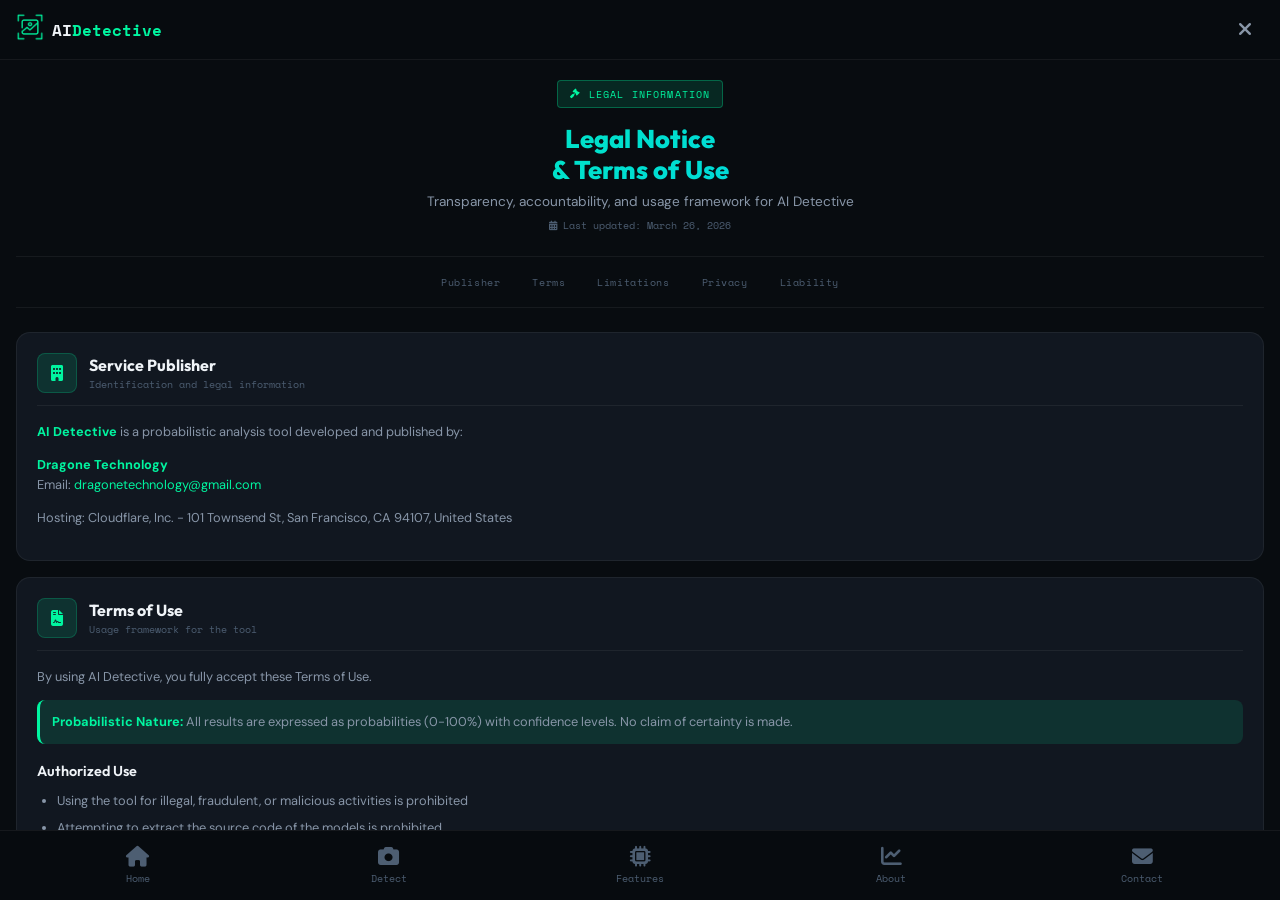
<file: legal.html>
<!DOCTYPE html>
<html lang="en">
<head>
    <meta charset="UTF-8">
    <meta name="viewport" content="width=device-width, initial-scale=1.0, user-scalable=yes, viewport-fit=cover">
    <title>AI Detective — Legal Notice</title>
    
    <link rel="manifest" href="manifest.json">
    <meta name="theme-color" content="#080C10">
    <meta name="apple-mobile-web-app-capable" content="yes">
    <meta name="apple-mobile-web-app-status-bar-style" content="black-translucent">
    <meta name="apple-mobile-web-app-title" content="AI Detective">
    
    <link rel="icon" type="image/png" sizes="32x32" href="logo.png">
    <link rel="icon" type="image/png" sizes="16x16" href="logo.png">
    <link rel="apple-touch-icon" sizes="180x180" href="logo.png">
    
    <link href="https://fonts.googleapis.com/css2?family=Space+Mono:ital,wght@0,400;0,700;1,400&family=Outfit:wght@300;400;500;600;700;800;900&family=DM+Sans:ital,opsz,wght@0,9..40,300;0,9..40,400;0,9..40,500;0,9..40,600;0,9..40,700;1,9..40,400&display=swap" rel="stylesheet">
    <link rel="stylesheet" href="https://cdnjs.cloudflare.com/ajax/libs/font-awesome/6.4.2/css/all.min.css">
    
    <style>
        * {
            margin: 0;
            padding: 0;
            box-sizing: border-box;
            -webkit-tap-highlight-color: transparent;
        }

        :root {
            --ink: #080C10;
            --ink-2: #0D1117;
            --ink-3: #141B24;
            --panel: #111720;
            --panel-2: #18202C;
            --line: rgba(255,255,255,0.06);
            --line-2: rgba(255,255,255,0.10);
            --neon: #00F5A0;
            --neon-dim: rgba(0,245,160,0.12);
            --amber: #FFB547;
            --amber-dim: rgba(255,181,71,0.12);
            --red: #FF4D6D;
            --red-dim: rgba(255,77,109,0.12);
            --txt-1: #F0F4F8;
            --txt-2: #8896A8;
            --txt-3: #4D5E72;
            --r-sm: 4px;
            --r-md: 8px;
            --r-lg: 14px;
            --font-display: 'Outfit', sans-serif;
            --font-mono: 'Space Mono', monospace;
            --font-body: 'DM Sans', sans-serif;
        }

        body {
            font-family: var(--font-body);
            background: var(--ink);
            color: var(--txt-1);
            overflow: hidden;
            height: 100vh;
            position: fixed;
            width: 100%;
        }

        /* Header fixe */
        .app-header {
            position: fixed;
            top: 0;
            left: 0;
            right: 0;
            height: 60px;
            background: rgba(8,12,16,0.96);
            backdrop-filter: blur(20px);
            border-bottom: 1px solid var(--line);
            display: flex;
            align-items: center;
            justify-content: space-between;
            padding: 0 16px;
            z-index: 100;
            padding-top: env(safe-area-inset-top);
        }

        .logo {
            display: flex;
            align-items: center;
            gap: 8px;
        }

        .logo-icon img {
            border-radius: 4px;
        }

        .logo-text {
            font-family: var(--font-mono);
            font-size: 1rem;
            font-weight: 700;
            color: var(--txt-1);
        }

        .logo-highlight {
            color: var(--neon);
        }

        .header-menu-btn {
            background: none;
            border: none;
            color: var(--txt-2);
            font-size: 1.2rem;
            padding: 8px 12px;
            cursor: pointer;
            border-radius: 30px;
        }

        .header-menu-btn:active {
            background: var(--neon-dim);
        }

        /* Contenu scrollable */
        .app-content {
            position: absolute;
            top: 60px;
            bottom: 70px;
            left: 0;
            right: 0;
            overflow-y: auto;
            overflow-x: hidden;
            -webkit-overflow-scrolling: touch;
        }

        /* Legal container */
        .legal-container {
            padding: 20px 16px 30px;
        }

        .legal-header {
            text-align: center;
            margin-bottom: 24px;
        }

        .legal-badge {
            display: inline-flex;
            align-items: center;
            gap: 8px;
            font-family: var(--font-mono);
            font-size: 0.6rem;
            letter-spacing: 0.12em;
            text-transform: uppercase;
            color: var(--neon);
            border: 1px solid rgba(0,245,160,0.3);
            background: var(--neon-dim);
            padding: 6px 12px;
            border-radius: var(--r-sm);
            margin-bottom: 16px;
        }

        .legal-title {
            font-family: var(--font-display);
            font-size: 1.6rem;
            font-weight: 800;
            line-height: 1.2;
            margin-bottom: 8px;
            background: linear-gradient(135deg, var(--neon) 0%, #00C9FF 100%);
            -webkit-background-clip: text;
            background-clip: text;
            color: transparent;
        }

        .legal-subtitle {
            font-size: 0.85rem;
            color: var(--txt-2);
        }

        .legal-updated {
            font-family: var(--font-mono);
            font-size: 0.6rem;
            color: var(--txt-3);
            margin-top: 8px;
        }

        .legal-nav {
            display: flex;
            flex-wrap: wrap;
            gap: 8px;
            justify-content: center;
            margin-bottom: 24px;
            padding: 12px 0;
            border-bottom: 1px solid var(--line);
            border-top: 1px solid var(--line);
        }

        .legal-nav-link {
            font-family: var(--font-mono);
            font-size: 0.6rem;
            letter-spacing: 0.06em;
            text-decoration: none;
            color: var(--txt-3);
            padding: 6px 12px;
            border-radius: var(--r-sm);
            transition: all 0.2s;
        }

        .legal-nav-link:active {
            color: var(--neon);
            background: var(--neon-dim);
        }

        .legal-section {
            background: var(--panel);
            border: 1px solid var(--line);
            border-radius: var(--r-lg);
            padding: 20px;
            margin-bottom: 16px;
        }

        .legal-section-header {
            display: flex;
            align-items: center;
            gap: 12px;
            margin-bottom: 16px;
            padding-bottom: 12px;
            border-bottom: 1px solid var(--line);
        }

        .legal-section-icon {
            width: 40px;
            height: 40px;
            background: var(--neon-dim);
            border: 1px solid rgba(0,245,160,0.2);
            border-radius: var(--r-md);
            display: flex;
            align-items: center;
            justify-content: center;
            flex-shrink: 0;
        }

        .legal-section-icon i {
            font-size: 1rem;
            color: var(--neon);
        }

        .legal-section-title {
            font-family: var(--font-display);
            font-size: 1rem;
            font-weight: 700;
            margin: 0;
        }

        .legal-section-subtitle {
            font-family: var(--font-mono);
            font-size: 0.6rem;
            color: var(--txt-3);
            margin-top: 2px;
        }

        .legal-content {
            color: var(--txt-2);
            font-size: 0.8rem;
            line-height: 1.6;
        }

        .legal-content h3 {
            font-family: var(--font-display);
            font-size: 0.9rem;
            font-weight: 600;
            color: var(--txt-1);
            margin: 16px 0 8px;
        }

        .legal-content p {
            margin-bottom: 12px;
        }

        .legal-content strong {
            color: var(--neon);
        }

        .legal-content ul, .legal-content ol {
            margin: 8px 0;
            padding-left: 20px;
        }

        .legal-content li {
            margin-bottom: 6px;
        }

        .legal-content .info-box,
        .legal-content .warning-box,
        .legal-content .highlight-box {
            padding: 12px;
            border-radius: var(--r-md);
            margin: 12px 0;
        }

        .legal-content .info-box {
            background: var(--neon-dim);
            border-left: 3px solid var(--neon);
        }

        .legal-content .warning-box {
            background: var(--red-dim);
            border-left: 3px solid var(--red);
        }

        .legal-content .highlight-box {
            background: var(--amber-dim);
            border-left: 3px solid var(--amber);
        }

        .back-link {
            display: inline-flex;
            align-items: center;
            gap: 8px;
            font-family: var(--font-mono);
            font-size: 0.7rem;
            color: var(--neon);
            text-decoration: none;
            margin-top: 8px;
            margin-bottom: 20px;
            padding: 10px 16px;
            border: 1px solid rgba(0,245,160,0.3);
            border-radius: var(--r-sm);
            transition: all 0.2s;
        }

        .back-link:active {
            background: var(--neon-dim);
            transform: translateX(-4px);
        }

        /* Bottom navigation */
        .bottom-nav {
            position: fixed;
            bottom: 0;
            left: 0;
            right: 0;
            height: 70px;
            background: rgba(8,12,16,0.96);
            backdrop-filter: blur(20px);
            border-top: 1px solid var(--line);
            display: flex;
            align-items: center;
            justify-content: space-around;
            padding: 8px 12px;
            padding-bottom: calc(8px + env(safe-area-inset-bottom));
            z-index: 100;
        }

        .nav-item {
            display: flex;
            flex-direction: column;
            align-items: center;
            gap: 4px;
            background: none;
            border: none;
            cursor: pointer;
            padding: 6px 12px;
            border-radius: 30px;
            flex: 1;
            transition: all 0.2s;
        }

        .nav-item i {
            font-size: 1.3rem;
            color: var(--txt-3);
        }

        .nav-item span {
            font-family: var(--font-mono);
            font-size: 0.6rem;
            color: var(--txt-3);
        }

        .nav-item:active {
            transform: scale(0.94);
            background: var(--neon-dim);
        }

        /* Scrollbar */
        .app-content::-webkit-scrollbar {
            width: 3px;
        }

        .app-content::-webkit-scrollbar-track {
            background: var(--ink-3);
        }

        .app-content::-webkit-scrollbar-thumb {
            background: var(--neon);
            border-radius: 3px;
        }

        a {
            text-decoration: none;
        }
    </style>
</head>
<body>

    <header class="app-header">
        <div class="logo">
            <div class="logo-icon">
                <img src="logo.png" alt="AI Detective" width="28" height="28" style="border-radius: 4px;">
            </div>
            <span class="logo-text">AI<span class="logo-highlight">Detective</span></span>
        </div>
        <button class="header-menu-btn" id="backBtn">
            <i class="fas fa-times"></i>
        </button>
    </header>

    <div class="app-content">
        <div class="legal-container">
            <div class="legal-header">
                <div class="legal-badge">
                    <i class="fas fa-gavel"></i>
                    <span>Legal Information</span>
                </div>
                <h1 class="legal-title">Legal Notice<br>& Terms of Use</h1>
                <p class="legal-subtitle">Transparency, accountability, and usage framework for AI Detective</p>
                <div class="legal-updated">
                    <i class="fas fa-calendar-alt"></i> Last updated: March 26, 2026
                </div>
            </div>

            <div class="legal-nav">
                <a href="#publisher" class="legal-nav-link">Publisher</a>
                <a href="#terms" class="legal-nav-link">Terms</a>
                <a href="#limitations" class="legal-nav-link">Limitations</a>
                <a href="#privacy" class="legal-nav-link">Privacy</a>
                <a href="#liability" class="legal-nav-link">Liability</a>
            </div>

            <section id="publisher" class="legal-section">
                <div class="legal-section-header">
                    <div class="legal-section-icon"><i class="fas fa-building"></i></div>
                    <div>
                        <h2 class="legal-section-title">Service Publisher</h2>
                        <p class="legal-section-subtitle">Identification and legal information</p>
                    </div>
                </div>
                <div class="legal-content">
                    <p><strong>AI Detective</strong> is a probabilistic analysis tool developed and published by:</p>
                    <p><strong>Dragone Technology</strong><br>Email: <a href="mailto:dragonetechnology@gmail.com" style="color: var(--neon);">dragonetechnology@gmail.com</a></p>
                    <p>Hosting: Cloudflare, Inc. - 101 Townsend St, San Francisco, CA 94107, United States</p>
                </div>
            </section>

            <section id="terms" class="legal-section">
                <div class="legal-section-header">
                    <div class="legal-section-icon"><i class="fas fa-file-contract"></i></div>
                    <div>
                        <h2 class="legal-section-title">Terms of Use</h2>
                        <p class="legal-section-subtitle">Usage framework for the tool</p>
                    </div>
                </div>
                <div class="legal-content">
                    <p>By using AI Detective, you fully accept these Terms of Use.</p>
                    <div class="info-box">
                        <strong>Probabilistic Nature:</strong> All results are expressed as probabilities (0-100%) with confidence levels. No claim of certainty is made.
                    </div>
                    <h3>Authorized Use</h3>
                    <ul>
                        <li>Using the tool for illegal, fraudulent, or malicious activities is prohibited</li>
                        <li>Attempting to extract the source code of the models is prohibited</li>
                        <li>Intentionally submitting harmful content is prohibited</li>
                    </ul>
                </div>
            </section>

            <section id="limitations" class="legal-section">
                <div class="legal-section-header">
                    <div class="legal-section-icon"><i class="fas fa-exclamation-triangle"></i></div>
                    <div>
                        <h2 class="legal-section-title">Limitations</h2>
                        <p class="legal-section-subtitle">What the tool does not guarantee</p>
                    </div>
                </div>
                <div class="legal-content">
                    <div class="warning-box">
                        <strong>IMPORTANT:</strong> AI models can make errors and produce false positives or false negatives. Results should never be considered absolute truth.
                    </div>
                    <h3>Not a Judicial Tool</h3>
                    <p>AI Detective is not certified for judicial or forensic investigation. Results cannot be used as evidence without thorough human verification.</p>
                    <h3>Technological Evolution</h3>
                    <p>AI image generation technologies are evolving rapidly. AI Detective may not detect content generated by the most recent models.</p>
                </div>
            </section>

            <section id="privacy" class="legal-section">
                <div class="legal-section-header">
                    <div class="legal-section-icon"><i class="fas fa-shield-alt"></i></div>
                    <div>
                        <h2 class="legal-section-title">Data Protection</h2>
                        <p class="legal-section-subtitle">GDPR compliance and confidentiality</p>
                    </div>
                </div>
                <div class="legal-content">
                    <p><strong>No images are stored on our servers.</strong> Processing is performed locally or temporarily via Cloudflare with immediate deletion.</p>
                    <h3>Your Rights (GDPR)</h3>
                    <ul>
                        <li>Right of access to your personal data</li>
                        <li>Right to rectification and erasure</li>
                        <li>Right to data portability</li>
                    </ul>
                    <p>To exercise these rights, contact: <a href="mailto:dragonetechnology@gmail.com" style="color: var(--neon);">dragonetechnology@gmail.com</a></p>
                </div>
            </section>

            <section id="liability" class="legal-section">
                <div class="legal-section-header">
                    <div class="legal-section-icon"><i class="fas fa-scale-balanced"></i></div>
                    <div>
                        <h2 class="legal-section-title">Limitation of Liability</h2>
                        <p class="legal-section-subtitle">Publisher's liability framework</p>
                    </div>
                </div>
                <div class="legal-content">
                    <div class="warning-box">
                        <strong>Disclaimer:</strong> The publisher cannot be held responsible for decisions made based on the results provided.
                    </div>
                    <p>Use of AI Detective is at the user's sole risk and responsibility. The publisher disclaims any liability for direct or indirect damage resulting from the use of results.</p>
                </div>
            </section>

            <section id="intellectual" class="legal-section">
                <div class="legal-section-header">
                    <div class="legal-section-icon"><i class="fas fa-copyright"></i></div>
                    <div>
                        <h2 class="legal-section-title">Intellectual Property</h2>
                        <p class="legal-section-subtitle">Copyright and trademarks</p>
                    </div>
                </div>
                <div class="legal-content">
                    <p>All elements of AI Detective (texts, logos, source code, design) are protected by copyright and belong to Dragone Technology.</p>
                    <p>AI Detective uses third-party technologies: TensorFlow.js (Google, Apache 2.0), LLaVA (University of Wisconsin-Madison), Cloudflare Workers AI.</p>
                </div>
            </section>

            <section class="legal-section">
                <div class="legal-section-header">
                    <div class="legal-section-icon"><i class="fas fa-envelope"></i></div>
                    <div>
                        <h2 class="legal-section-title">Contact</h2>
                        <p class="legal-section-subtitle">For any questions or complaints</p>
                    </div>
                </div>
                <div class="legal-content">
                    <p>For any questions regarding these legal notices or the use of the tool, you can contact us:</p>
                    <p><i class="fas fa-envelope" style="color: var(--neon);"></i> <strong>Email:</strong> <a href="mailto:dragonetechnology@gmail.com" style="color: var(--neon);">dragonetechnology@gmail.com</a><br>
                    <i class="fas fa-clock" style="color: var(--neon);"></i> <strong>Response Time:</strong> Within 48 business hours</p>
                </div>
            </section>

            <a href="index.html" class="back-link">
                <i class="fas fa-arrow-left"></i>
                Back to Home
            </a>
        </div>
    </div>

    <nav class="bottom-nav">
        <button class="nav-item" onclick="window.location.href='index.html'">
            <i class="fas fa-home"></i><span>Home</span>
        </button>
        <button class="nav-item" onclick="window.location.href='index.html#detector'">
            <i class="fas fa-camera"></i><span>Detect</span>
        </button>
        <button class="nav-item" onclick="window.location.href='index.html#features'">
            <i class="fas fa-microchip"></i><span>Features</span>
        </button>
        <button class="nav-item" onclick="window.location.href='index.html#about'">
            <i class="fas fa-chart-line"></i><span>About</span>
        </button>
        <button class="nav-item" onclick="window.location.href='index.html#contact'">
            <i class="fas fa-envelope"></i><span>Contact</span>
        </button>
    </nav>

    <script>
        // Back button
        document.getElementById('backBtn')?.addEventListener('click', () => {
            window.location.href = 'index.html';
        });

        // Smooth scroll for anchor links
        document.querySelectorAll('.legal-nav-link').forEach(link => {
            link.addEventListener('click', (e) => {
                e.preventDefault();
                const targetId = link.getAttribute('href').substring(1);
                const targetElement = document.getElementById(targetId);
                if (targetElement) {
                    const scrollContainer = document.querySelector('.app-content');
                    const offsetTop = targetElement.offsetTop - 20;
                    scrollContainer.scrollTo({ top: offsetTop, behavior: 'smooth' });
                }
            });
        });
    </script>
</body>
  </html>
</file>
